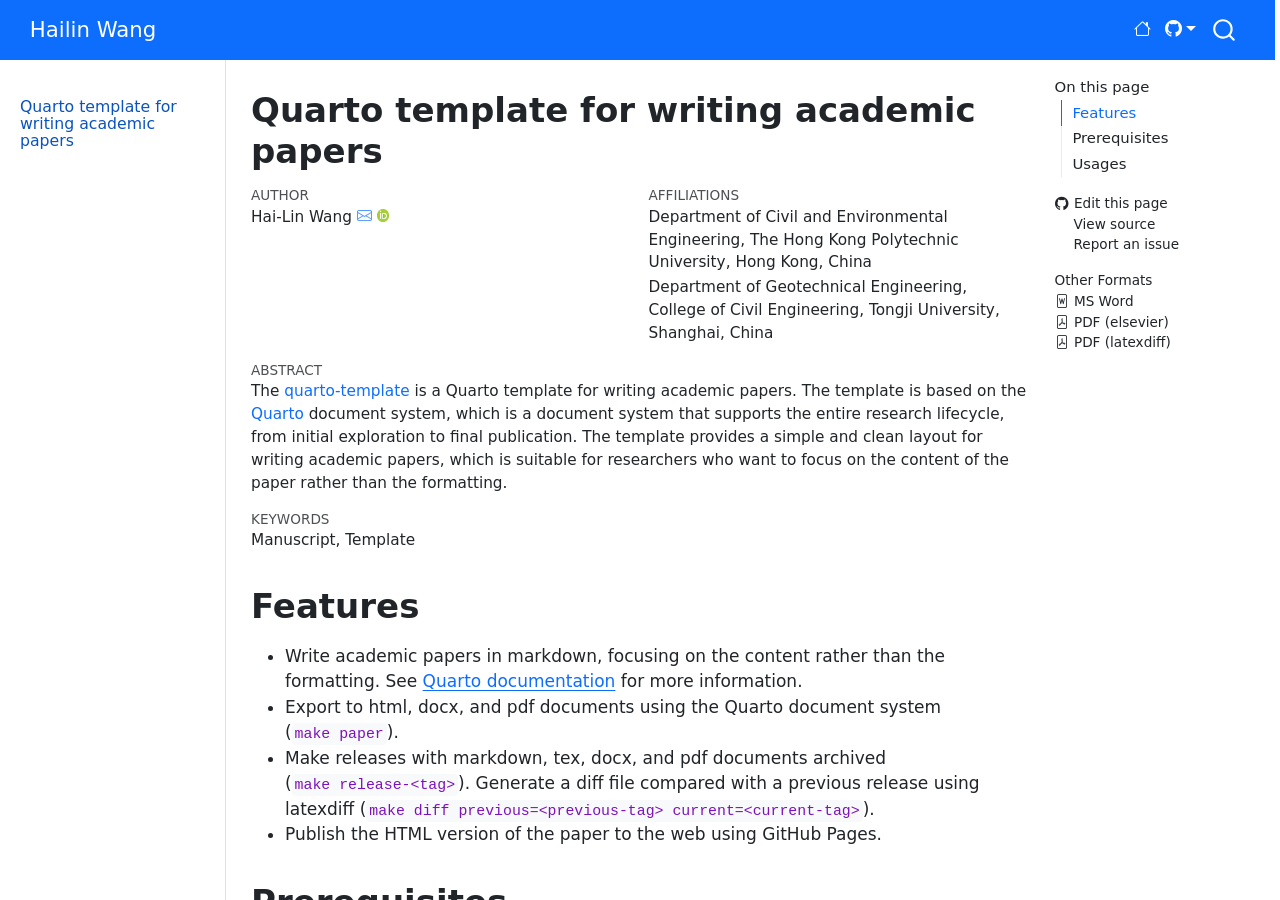
<file: index.html>
<html xmlns="http://www.w3.org/1999/xhtml">    
  <head>      
    <title>Redirect to paper.html</title>      
    <meta http-equiv="refresh" content="0;URL='paper.html'" />    
  </head>    
  <body> 
  </body>  
</html>
</file>
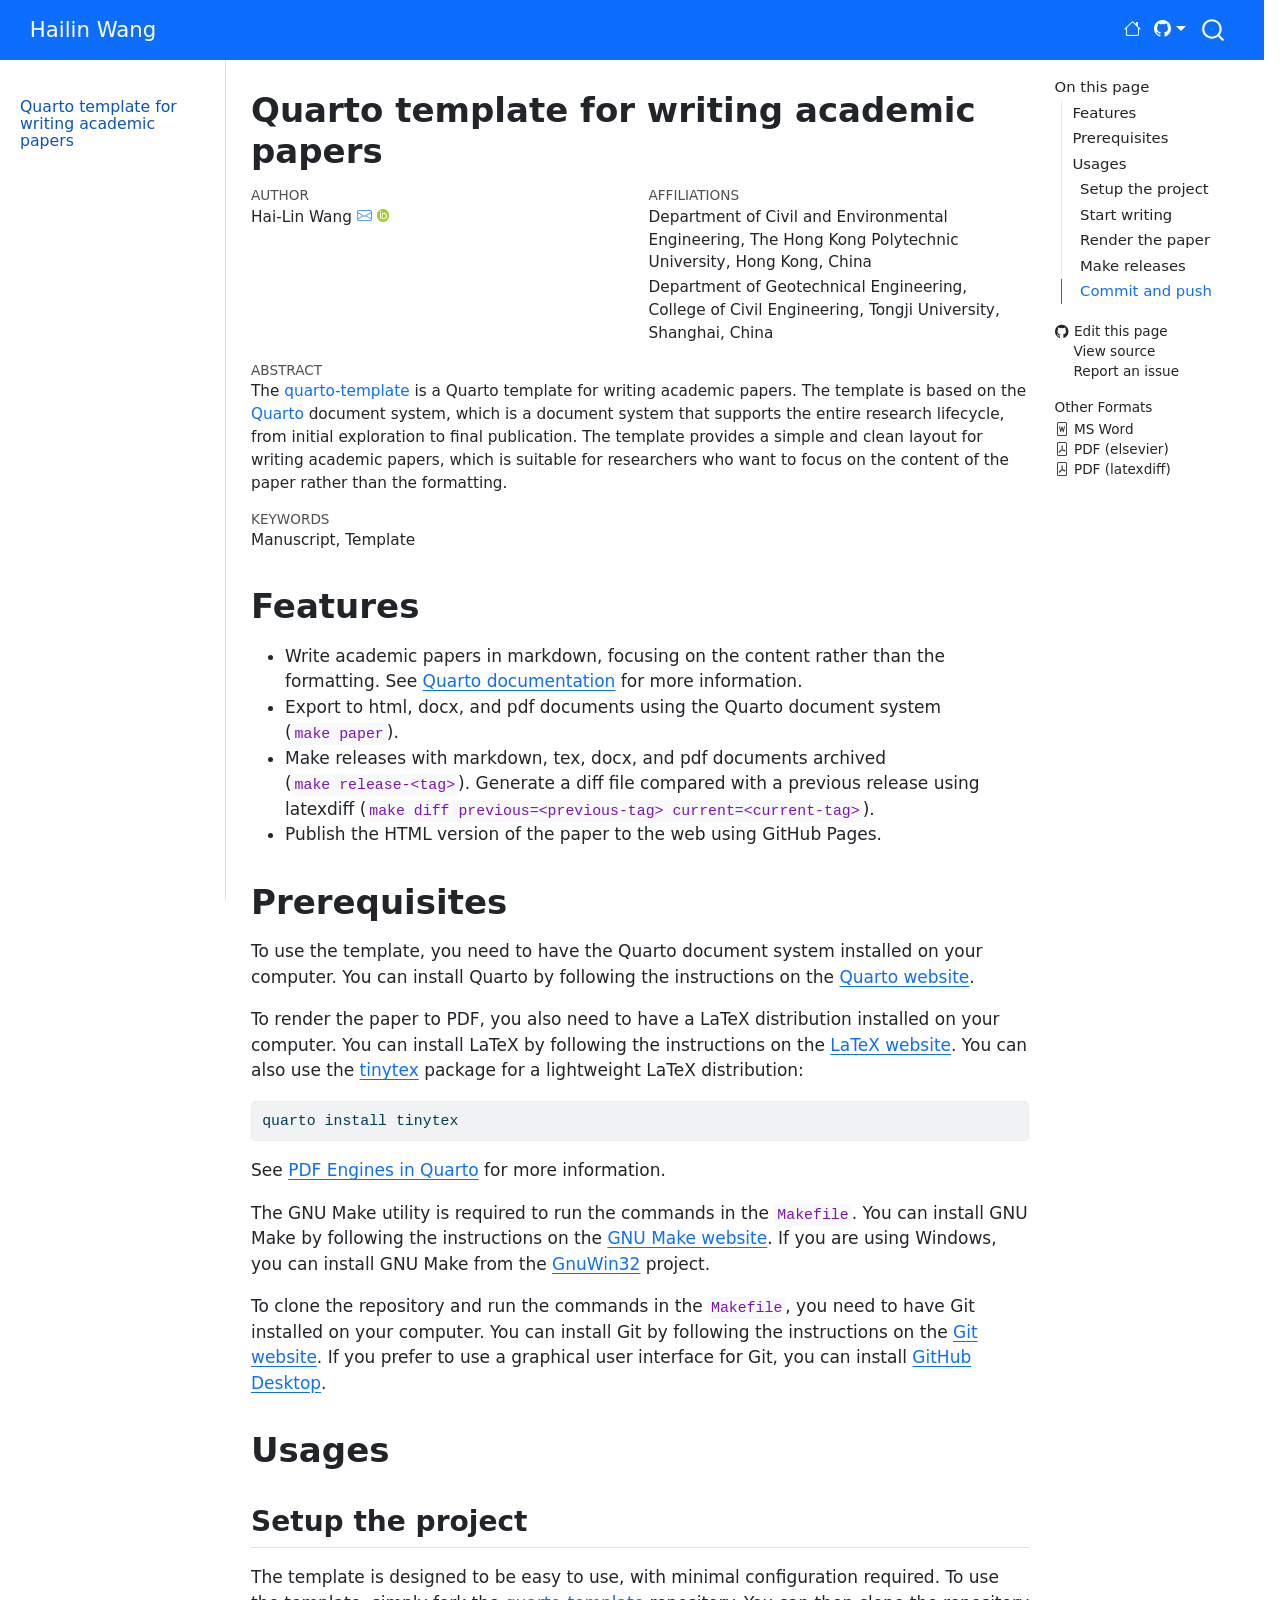
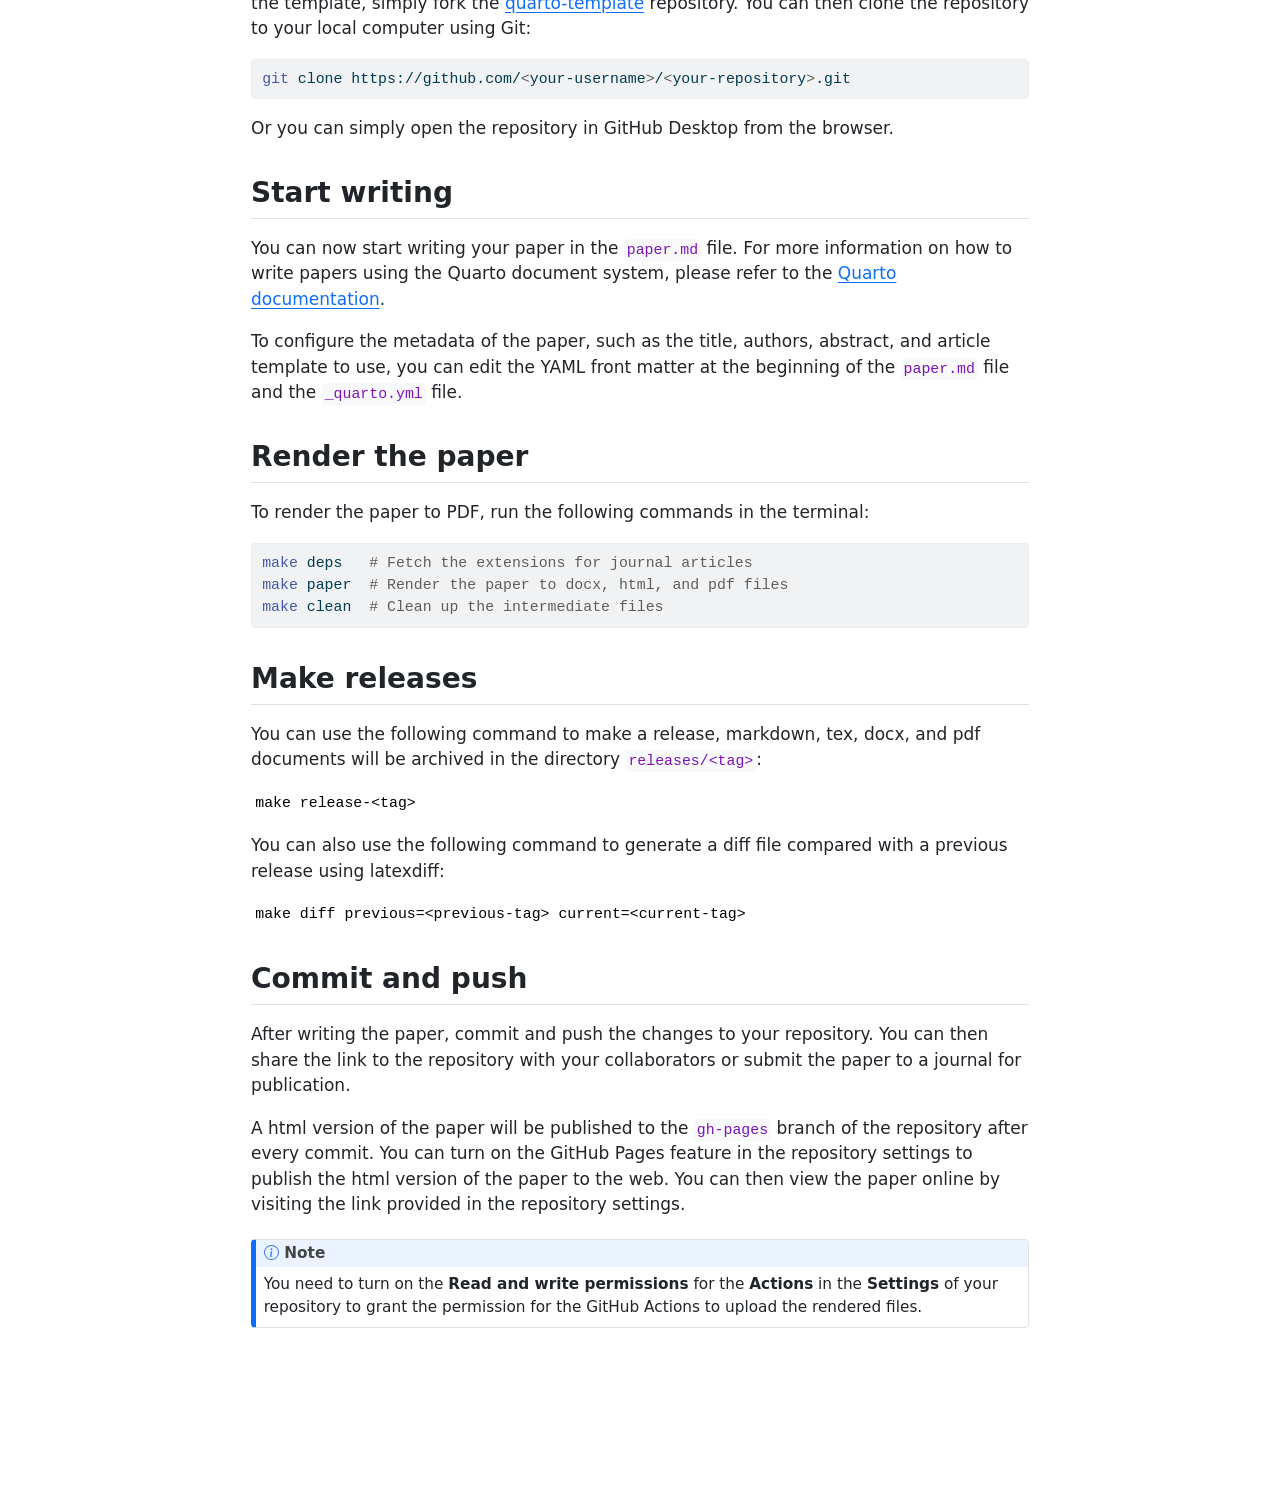
<file: paper.html>
<!DOCTYPE html>
<html xmlns="http://www.w3.org/1999/xhtml" lang="en" xml:lang="en"><head>

<meta charset="utf-8">
<meta name="generator" content="quarto-1.6.39">

<meta name="viewport" content="width=device-width, initial-scale=1.0, user-scalable=yes">

<meta name="author" content="Hai-Lin Wang">
<meta name="keywords" content="Manuscript, Template">

<title>Quarto template for writing academic papers – Hailin Wang</title>
<style>
code{white-space: pre-wrap;}
span.smallcaps{font-variant: small-caps;}
div.columns{display: flex; gap: min(4vw, 1.5em);}
div.column{flex: auto; overflow-x: auto;}
div.hanging-indent{margin-left: 1.5em; text-indent: -1.5em;}
ul.task-list{list-style: none;}
ul.task-list li input[type="checkbox"] {
  width: 0.8em;
  margin: 0 0.8em 0.2em -1em; /* quarto-specific, see https://github.com/quarto-dev/quarto-cli/issues/4556 */ 
  vertical-align: middle;
}
/* CSS for syntax highlighting */
pre > code.sourceCode { white-space: pre; position: relative; }
pre > code.sourceCode > span { line-height: 1.25; }
pre > code.sourceCode > span:empty { height: 1.2em; }
.sourceCode { overflow: visible; }
code.sourceCode > span { color: inherit; text-decoration: inherit; }
div.sourceCode { margin: 1em 0; }
pre.sourceCode { margin: 0; }
@media screen {
div.sourceCode { overflow: auto; }
}
@media print {
pre > code.sourceCode { white-space: pre-wrap; }
pre > code.sourceCode > span { display: inline-block; text-indent: -5em; padding-left: 5em; }
}
pre.numberSource code
  { counter-reset: source-line 0; }
pre.numberSource code > span
  { position: relative; left: -4em; counter-increment: source-line; }
pre.numberSource code > span > a:first-child::before
  { content: counter(source-line);
    position: relative; left: -1em; text-align: right; vertical-align: baseline;
    border: none; display: inline-block;
    -webkit-touch-callout: none; -webkit-user-select: none;
    -khtml-user-select: none; -moz-user-select: none;
    -ms-user-select: none; user-select: none;
    padding: 0 4px; width: 4em;
  }
pre.numberSource { margin-left: 3em;  padding-left: 4px; }
div.sourceCode
  {   }
@media screen {
pre > code.sourceCode > span > a:first-child::before { text-decoration: underline; }
}
</style>


<script src="site_libs/quarto-nav/quarto-nav.js"></script>
<script src="site_libs/quarto-nav/headroom.min.js"></script>
<script src="site_libs/clipboard/clipboard.min.js"></script>
<script src="site_libs/quarto-search/autocomplete.umd.js"></script>
<script src="site_libs/quarto-search/fuse.min.js"></script>
<script src="site_libs/quarto-search/quarto-search.js"></script>
<meta name="quarto:offset" content="./">
<script src="site_libs/quarto-html/quarto.js"></script>
<script src="site_libs/quarto-html/popper.min.js"></script>
<script src="site_libs/quarto-html/tippy.umd.min.js"></script>
<script src="site_libs/quarto-html/anchor.min.js"></script>
<link href="site_libs/quarto-html/tippy.css" rel="stylesheet">
<link href="site_libs/quarto-html/quarto-syntax-highlighting-e26003cea8cd680ca0c55a263523d882.css" rel="stylesheet" id="quarto-text-highlighting-styles">
<script src="site_libs/bootstrap/bootstrap.min.js"></script>
<link href="site_libs/bootstrap/bootstrap-icons.css" rel="stylesheet">
<link href="site_libs/bootstrap/bootstrap-783f35fd00d579733b92e34fc379aebf.min.css" rel="stylesheet" append-hash="true" id="quarto-bootstrap" data-mode="light">
<script id="quarto-search-options" type="application/json">{
  "location": "navbar",
  "copy-button": false,
  "collapse-after": 3,
  "panel-placement": "end",
  "type": "overlay",
  "limit": 50,
  "keyboard-shortcut": [
    "f",
    "/",
    "s"
  ],
  "show-item-context": false,
  "language": {
    "search-no-results-text": "No results",
    "search-matching-documents-text": "matching documents",
    "search-copy-link-title": "Copy link to search",
    "search-hide-matches-text": "Hide additional matches",
    "search-more-match-text": "more match in this document",
    "search-more-matches-text": "more matches in this document",
    "search-clear-button-title": "Clear",
    "search-text-placeholder": "",
    "search-detached-cancel-button-title": "Cancel",
    "search-submit-button-title": "Submit",
    "search-label": "Search"
  }
}</script>
<script async="" src="https://hypothes.is/embed.js"></script>
<script>
  window.document.addEventListener("DOMContentLoaded", function (_event) {
    document.body.classList.add('hypothesis-enabled');
  });
</script>


</head>

<body class="nav-sidebar docked nav-fixed">

<div id="quarto-search-results"></div>
  <header id="quarto-header" class="headroom fixed-top">
    <nav class="navbar navbar-expand-lg " data-bs-theme="dark">
      <div class="navbar-container container-fluid">
      <div class="navbar-brand-container mx-auto">
    <a class="navbar-brand" href="./index.html">
    <span class="navbar-title">Hailin Wang</span>
    </a>
  </div>
        <div class="quarto-navbar-tools tools-end">
    <a href="https://hailin.wang/" title="" class="quarto-navigation-tool px-1" aria-label=""><i class="bi bi-house"></i></a>
    <div class="dropdown">
      <a href="" title="" id="quarto-navigation-tool-dropdown-0" class="quarto-navigation-tool dropdown-toggle px-1" data-bs-toggle="dropdown" aria-expanded="false" role="link" aria-label=""><i class="bi bi-github"></i></a>
      <ul class="dropdown-menu dropdown-menu-end" aria-labelledby="quarto-navigation-tool-dropdown-0">
          <li>
            <a class="dropdown-item quarto-navbar-tools-item" href="https://github.com/haiiliin/">
            Home Page
            </a>
          </li>
          <li>
            <a class="dropdown-item quarto-navbar-tools-item" href="https://github.com/haiiliin/quarto-template/">
            Source Code
            </a>
          </li>
      </ul>
    </div>
</div>
          <div id="quarto-search" class="" title="Search"></div>
      </div> <!-- /container-fluid -->
    </nav>
  <nav class="quarto-secondary-nav">
    <div class="container-fluid d-flex">
      <button type="button" class="quarto-btn-toggle btn" data-bs-toggle="collapse" role="button" data-bs-target=".quarto-sidebar-collapse-item" aria-controls="quarto-sidebar" aria-expanded="false" aria-label="Toggle sidebar navigation" onclick="if (window.quartoToggleHeadroom) { window.quartoToggleHeadroom(); }">
        <i class="bi bi-layout-text-sidebar-reverse"></i>
      </button>
        <nav class="quarto-page-breadcrumbs" aria-label="breadcrumb"><ol class="breadcrumb"><li class="breadcrumb-item"><a href="./paper.html">Quarto template for writing academic papers</a></li></ol></nav>
        <a class="flex-grow-1" role="navigation" data-bs-toggle="collapse" data-bs-target=".quarto-sidebar-collapse-item" aria-controls="quarto-sidebar" aria-expanded="false" aria-label="Toggle sidebar navigation" onclick="if (window.quartoToggleHeadroom) { window.quartoToggleHeadroom(); }">      
        </a>
    </div>
  </nav>
</header>
<!-- content -->
<div id="quarto-content" class="quarto-container page-columns page-rows-contents page-layout-article page-navbar">
<!-- sidebar -->
  <nav id="quarto-sidebar" class="sidebar collapse collapse-horizontal quarto-sidebar-collapse-item sidebar-navigation docked overflow-auto">
    <div class="sidebar-menu-container"> 
    <ul class="list-unstyled mt-1">
        <li class="sidebar-item">
  <div class="sidebar-item-container"> 
  <a href="./paper.html" class="sidebar-item-text sidebar-link active">
 <span class="menu-text">Quarto template for writing academic papers</span></a>
  </div>
</li>
    </ul>
    </div>
</nav>
<div id="quarto-sidebar-glass" class="quarto-sidebar-collapse-item" data-bs-toggle="collapse" data-bs-target=".quarto-sidebar-collapse-item"></div>
<!-- margin-sidebar -->
    <div id="quarto-margin-sidebar" class="sidebar margin-sidebar">
        <nav id="TOC" role="doc-toc" class="toc-active">
    <h2 id="toc-title">On this page</h2>
   
  <ul>
  <li><a href="#features" id="toc-features" class="nav-link active" data-scroll-target="#features">Features</a></li>
  <li><a href="#prerequisites" id="toc-prerequisites" class="nav-link" data-scroll-target="#prerequisites">Prerequisites</a></li>
  <li><a href="#usages" id="toc-usages" class="nav-link" data-scroll-target="#usages">Usages</a>
  <ul class="collapse">
  <li><a href="#setup-the-project" id="toc-setup-the-project" class="nav-link" data-scroll-target="#setup-the-project">Setup the project</a></li>
  <li><a href="#start-writing" id="toc-start-writing" class="nav-link" data-scroll-target="#start-writing">Start writing</a></li>
  <li><a href="#render-the-paper" id="toc-render-the-paper" class="nav-link" data-scroll-target="#render-the-paper">Render the paper</a></li>
  <li><a href="#make-releases" id="toc-make-releases" class="nav-link" data-scroll-target="#make-releases">Make releases</a></li>
  <li><a href="#commit-and-push" id="toc-commit-and-push" class="nav-link" data-scroll-target="#commit-and-push">Commit and push</a></li>
  </ul></li>
  </ul>
<div class="toc-actions"><ul><li><a href="https://github.com/haiiliin/quarto-template/edit/main/paper.md" class="toc-action"><i class="bi bi-github"></i>Edit this page</a></li><li><a href="https://github.com/haiiliin/quarto-template/blob/main/paper.md" class="toc-action"><i class="bi empty"></i>View source</a></li><li><a href="https://github.com/haiiliin/quarto-template/issues/new" class="toc-action"><i class="bi empty"></i>Report an issue</a></li></ul></div><div class="quarto-alternate-formats"><h2>Other Formats</h2><ul><li><a href="paper.docx"><i class="bi bi-file-word"></i>MS Word</a></li><li><a href="paper.pdf"><i class="bi bi-file-pdf"></i>PDF (elsevier)</a></li><li><a href="paper-diff.pdf"><i class="bi bi-file-pdf"></i>PDF (latexdiff)</a></li></ul></div></nav>
    </div>
<!-- main -->
<main class="content" id="quarto-document-content">

<header id="title-block-header" class="quarto-title-block default">
<div class="quarto-title">
<h1 class="title">Quarto template for writing academic papers</h1>
</div>


<div class="quarto-title-meta-author">
  <div class="quarto-title-meta-heading">Author</div>
  <div class="quarto-title-meta-heading">Affiliations</div>
  
    <div class="quarto-title-meta-contents">
    <p class="author">Hai-Lin Wang <a href="mailto:hailin.wang@connect.polyu.hk" class="quarto-title-author-email"><i class="bi bi-envelope"></i></a> <a href="https://orcid.org/0000-0001-5759-2455" class="quarto-title-author-orcid"> <img src="[data-uri]"></a></p>
  </div>
  <div class="quarto-title-meta-contents">
        <p class="affiliation">
            Department of Civil and Environmental Engineering, The Hong Kong Polytechnic University, Hong Kong, China
          </p>
        <p class="affiliation">
            Department of Geotechnical Engineering, College of Civil Engineering, Tongji University, Shanghai, China
          </p>
      </div>
  </div>

<div class="quarto-title-meta">

      
  
    
  </div>
  
<div>
  <div class="abstract">
    <div class="block-title">Abstract</div>
    <p>The <a href="https://github.com/haiiliin/quarto-template">quarto-template</a> is a Quarto template for writing academic papers. The template is based on the <a href="https://quarto.org">Quarto</a> document system, which is a document system that supports the entire research lifecycle, from initial exploration to final publication. The template provides a simple and clean layout for writing academic papers, which is suitable for researchers who want to focus on the content of the paper rather than the formatting.</p>
  </div>
</div>

<div>
  <div class="keywords">
    <div class="block-title">Keywords</div>
    <p>Manuscript, Template</p>
  </div>
</div>

</header>


<section id="features" class="level1">
<h1>Features</h1>
<ul>
<li>Write academic papers in markdown, focusing on the content rather than the formatting. See <a href="https://quarto.org/docs/guide/">Quarto documentation</a> for more information.</li>
<li>Export to html, docx, and pdf documents using the Quarto document system (<code>make paper</code>).</li>
<li>Make releases with markdown, tex, docx, and pdf documents archived (<code>make release-&lt;tag&gt;</code>). Generate a diff file compared with a previous release using latexdiff (<code>make diff previous=&lt;previous-tag&gt; current=&lt;current-tag&gt;</code>).</li>
<li>Publish the HTML version of the paper to the web using GitHub Pages.</li>
</ul>
</section>
<section id="prerequisites" class="level1">
<h1>Prerequisites</h1>
<p>To use the template, you need to have the Quarto document system installed on your computer. You can install Quarto by following the instructions on the <a href="https://quarto.org/docs/getting-started/">Quarto website</a>.</p>
<p>To render the paper to PDF, you also need to have a LaTeX distribution installed on your computer. You can install LaTeX by following the instructions on the <a href="https://www.latex-project.org/get/">LaTeX website</a>. You can also use the <a href="https://yihui.org/tinytex/">tinytex</a> package for a lightweight LaTeX distribution:</p>
<div class="sourceCode" id="cb1"><pre class="sourceCode sh code-with-copy"><code class="sourceCode bash"><span id="cb1-1"><a href="#cb1-1" aria-hidden="true" tabindex="-1"></a><span class="ex">quarto</span> install tinytex</span></code><button title="Copy to Clipboard" class="code-copy-button"><i class="bi"></i></button></pre></div>
<p>See <a href="https://quarto.org/docs/output-formats/pdf-engine.html">PDF Engines in Quarto</a> for more information.</p>
<p>The GNU Make utility is required to run the commands in the <code>Makefile</code>. You can install GNU Make by following the instructions on the <a href="https://www.gnu.org/software/make/">GNU Make website</a>. If you are using Windows, you can install GNU Make from the <a href="http://gnuwin32.sourceforge.net/packages/make.htm">GnuWin32</a> project.</p>
<p>To clone the repository and run the commands in the <code>Makefile</code>, you need to have Git installed on your computer. You can install Git by following the instructions on the <a href="https://git-scm.com/">Git website</a>. If you prefer to use a graphical user interface for Git, you can install <a href="https://desktop.github.com/">GitHub Desktop</a>.</p>
</section>
<section id="usages" class="level1">
<h1>Usages</h1>
<section id="setup-the-project" class="level2">
<h2 class="anchored" data-anchor-id="setup-the-project">Setup the project</h2>
<p>The template is designed to be easy to use, with minimal configuration required. To use the template, simply fork the <a href="https://github.com/haiiliin/quarto-template">quarto-template</a> repository. You can then clone the repository to your local computer using Git:</p>
<div class="sourceCode" id="cb2"><pre class="sourceCode sh code-with-copy"><code class="sourceCode bash"><span id="cb2-1"><a href="#cb2-1" aria-hidden="true" tabindex="-1"></a><span class="fu">git</span> clone https://github.com/<span class="op">&lt;</span>your-username<span class="op">&gt;</span>/<span class="op">&lt;</span>your-repository<span class="op">&gt;</span>.git</span></code><button title="Copy to Clipboard" class="code-copy-button"><i class="bi"></i></button></pre></div>
<p>Or you can simply open the repository in GitHub Desktop from the browser.</p>
</section>
<section id="start-writing" class="level2">
<h2 class="anchored" data-anchor-id="start-writing">Start writing</h2>
<p>You can now start writing your paper in the <code>paper.md</code> file. For more information on how to write papers using the Quarto document system, please refer to the <a href="https://quarto.org/docs/guide/">Quarto documentation</a>.</p>
<p>To configure the metadata of the paper, such as the title, authors, abstract, and article template to use, you can edit the YAML front matter at the beginning of the <code>paper.md</code> file and the <code>_quarto.yml</code> file.</p>
</section>
<section id="render-the-paper" class="level2">
<h2 class="anchored" data-anchor-id="render-the-paper">Render the paper</h2>
<p>To render the paper to PDF, run the following commands in the terminal:</p>
<div class="sourceCode" id="cb3"><pre class="sourceCode sh code-with-copy"><code class="sourceCode bash"><span id="cb3-1"><a href="#cb3-1" aria-hidden="true" tabindex="-1"></a><span class="fu">make</span> deps   <span class="co"># Fetch the extensions for journal articles</span></span>
<span id="cb3-2"><a href="#cb3-2" aria-hidden="true" tabindex="-1"></a><span class="fu">make</span> paper  <span class="co"># Render the paper to docx, html, and pdf files</span></span>
<span id="cb3-3"><a href="#cb3-3" aria-hidden="true" tabindex="-1"></a><span class="fu">make</span> clean  <span class="co"># Clean up the intermediate files</span></span></code><button title="Copy to Clipboard" class="code-copy-button"><i class="bi"></i></button></pre></div>
</section>
<section id="make-releases" class="level2">
<h2 class="anchored" data-anchor-id="make-releases">Make releases</h2>
<p>You can use the following command to make a release, markdown, tex, docx, and pdf documents will be archived in the directory <code>releases/&lt;tag&gt;</code>:</p>
<pre class="shell"><code>make release-&lt;tag&gt;</code></pre>
<p>You can also use the following command to generate a diff file compared with a previous release using latexdiff:</p>
<pre class="shell"><code>make diff previous=&lt;previous-tag&gt; current=&lt;current-tag&gt;</code></pre>
</section>
<section id="commit-and-push" class="level2">
<h2 class="anchored" data-anchor-id="commit-and-push">Commit and push</h2>
<p>After writing the paper, commit and push the changes to your repository. You can then share the link to the repository with your collaborators or submit the paper to a journal for publication.</p>
<p>A html version of the paper will be published to the <code>gh-pages</code> branch of the repository after every commit. You can turn on the GitHub Pages feature in the repository settings to publish the html version of the paper to the web. You can then view the paper online by visiting the link provided in the repository settings.</p>
<div class="callout callout-style-default callout-note callout-titled">
<div class="callout-header d-flex align-content-center">
<div class="callout-icon-container">
<i class="callout-icon"></i>
</div>
<div class="callout-title-container flex-fill">
Note
</div>
</div>
<div class="callout-body-container callout-body">
<p>You need to turn on the <strong>Read and write permissions</strong> for the <strong>Actions</strong> in the <strong>Settings</strong> of your repository to grant the permission for the GitHub Actions to upload the rendered files.</p>
</div>
</div>


</section>
</section>

<a onclick="window.scrollTo(0, 0); return false;" role="button" id="quarto-back-to-top"><i class="bi bi-arrow-up"></i> Back to top</a></main> <!-- /main -->
<script id="quarto-html-after-body" type="application/javascript">
window.document.addEventListener("DOMContentLoaded", function (event) {
  const toggleBodyColorMode = (bsSheetEl) => {
    const mode = bsSheetEl.getAttribute("data-mode");
    const bodyEl = window.document.querySelector("body");
    if (mode === "dark") {
      bodyEl.classList.add("quarto-dark");
      bodyEl.classList.remove("quarto-light");
    } else {
      bodyEl.classList.add("quarto-light");
      bodyEl.classList.remove("quarto-dark");
    }
  }
  const toggleBodyColorPrimary = () => {
    const bsSheetEl = window.document.querySelector("link#quarto-bootstrap");
    if (bsSheetEl) {
      toggleBodyColorMode(bsSheetEl);
    }
  }
  toggleBodyColorPrimary();  
  const icon = "";
  const anchorJS = new window.AnchorJS();
  anchorJS.options = {
    placement: 'right',
    icon: icon
  };
  anchorJS.add('.anchored');
  const isCodeAnnotation = (el) => {
    for (const clz of el.classList) {
      if (clz.startsWith('code-annotation-')) {                     
        return true;
      }
    }
    return false;
  }
  const onCopySuccess = function(e) {
    // button target
    const button = e.trigger;
    // don't keep focus
    button.blur();
    // flash "checked"
    button.classList.add('code-copy-button-checked');
    var currentTitle = button.getAttribute("title");
    button.setAttribute("title", "Copied!");
    let tooltip;
    if (window.bootstrap) {
      button.setAttribute("data-bs-toggle", "tooltip");
      button.setAttribute("data-bs-placement", "left");
      button.setAttribute("data-bs-title", "Copied!");
      tooltip = new bootstrap.Tooltip(button, 
        { trigger: "manual", 
          customClass: "code-copy-button-tooltip",
          offset: [0, -8]});
      tooltip.show();    
    }
    setTimeout(function() {
      if (tooltip) {
        tooltip.hide();
        button.removeAttribute("data-bs-title");
        button.removeAttribute("data-bs-toggle");
        button.removeAttribute("data-bs-placement");
      }
      button.setAttribute("title", currentTitle);
      button.classList.remove('code-copy-button-checked');
    }, 1000);
    // clear code selection
    e.clearSelection();
  }
  const getTextToCopy = function(trigger) {
      const codeEl = trigger.previousElementSibling.cloneNode(true);
      for (const childEl of codeEl.children) {
        if (isCodeAnnotation(childEl)) {
          childEl.remove();
        }
      }
      return codeEl.innerText;
  }
  const clipboard = new window.ClipboardJS('.code-copy-button:not([data-in-quarto-modal])', {
    text: getTextToCopy
  });
  clipboard.on('success', onCopySuccess);
  if (window.document.getElementById('quarto-embedded-source-code-modal')) {
    const clipboardModal = new window.ClipboardJS('.code-copy-button[data-in-quarto-modal]', {
      text: getTextToCopy,
      container: window.document.getElementById('quarto-embedded-source-code-modal')
    });
    clipboardModal.on('success', onCopySuccess);
  }
    var localhostRegex = new RegExp(/^(?:http|https):\/\/localhost\:?[0-9]*\//);
    var mailtoRegex = new RegExp(/^mailto:/);
      var filterRegex = new RegExp('/' + window.location.host + '/');
    var isInternal = (href) => {
        return filterRegex.test(href) || localhostRegex.test(href) || mailtoRegex.test(href);
    }
    // Inspect non-navigation links and adorn them if external
 	var links = window.document.querySelectorAll('a[href]:not(.nav-link):not(.navbar-brand):not(.toc-action):not(.sidebar-link):not(.sidebar-item-toggle):not(.pagination-link):not(.no-external):not([aria-hidden]):not(.dropdown-item):not(.quarto-navigation-tool):not(.about-link)');
    for (var i=0; i<links.length; i++) {
      const link = links[i];
      if (!isInternal(link.href)) {
        // undo the damage that might have been done by quarto-nav.js in the case of
        // links that we want to consider external
        if (link.dataset.originalHref !== undefined) {
          link.href = link.dataset.originalHref;
        }
          // target, if specified
          link.setAttribute("target", "_blank");
          if (link.getAttribute("rel") === null) {
            link.setAttribute("rel", "noopener");
          }
      }
    }
  function tippyHover(el, contentFn, onTriggerFn, onUntriggerFn) {
    const config = {
      allowHTML: true,
      maxWidth: 500,
      delay: 100,
      arrow: false,
      appendTo: function(el) {
          return el.parentElement;
      },
      interactive: true,
      interactiveBorder: 10,
      theme: 'quarto',
      placement: 'bottom-start',
    };
    if (contentFn) {
      config.content = contentFn;
    }
    if (onTriggerFn) {
      config.onTrigger = onTriggerFn;
    }
    if (onUntriggerFn) {
      config.onUntrigger = onUntriggerFn;
    }
    window.tippy(el, config); 
  }
  const noterefs = window.document.querySelectorAll('a[role="doc-noteref"]');
  for (var i=0; i<noterefs.length; i++) {
    const ref = noterefs[i];
    tippyHover(ref, function() {
      // use id or data attribute instead here
      let href = ref.getAttribute('data-footnote-href') || ref.getAttribute('href');
      try { href = new URL(href).hash; } catch {}
      const id = href.replace(/^#\/?/, "");
      const note = window.document.getElementById(id);
      if (note) {
        return note.innerHTML;
      } else {
        return "";
      }
    });
  }
  const xrefs = window.document.querySelectorAll('a.quarto-xref');
  const processXRef = (id, note) => {
    // Strip column container classes
    const stripColumnClz = (el) => {
      el.classList.remove("page-full", "page-columns");
      if (el.children) {
        for (const child of el.children) {
          stripColumnClz(child);
        }
      }
    }
    stripColumnClz(note)
    if (id === null || id.startsWith('sec-')) {
      // Special case sections, only their first couple elements
      const container = document.createElement("div");
      if (note.children && note.children.length > 2) {
        container.appendChild(note.children[0].cloneNode(true));
        for (let i = 1; i < note.children.length; i++) {
          const child = note.children[i];
          if (child.tagName === "P" && child.innerText === "") {
            continue;
          } else {
            container.appendChild(child.cloneNode(true));
            break;
          }
        }
        if (window.Quarto?.typesetMath) {
          window.Quarto.typesetMath(container);
        }
        return container.innerHTML
      } else {
        if (window.Quarto?.typesetMath) {
          window.Quarto.typesetMath(note);
        }
        return note.innerHTML;
      }
    } else {
      // Remove any anchor links if they are present
      const anchorLink = note.querySelector('a.anchorjs-link');
      if (anchorLink) {
        anchorLink.remove();
      }
      if (window.Quarto?.typesetMath) {
        window.Quarto.typesetMath(note);
      }
      if (note.classList.contains("callout")) {
        return note.outerHTML;
      } else {
        return note.innerHTML;
      }
    }
  }
  for (var i=0; i<xrefs.length; i++) {
    const xref = xrefs[i];
    tippyHover(xref, undefined, function(instance) {
      instance.disable();
      let url = xref.getAttribute('href');
      let hash = undefined; 
      if (url.startsWith('#')) {
        hash = url;
      } else {
        try { hash = new URL(url).hash; } catch {}
      }
      if (hash) {
        const id = hash.replace(/^#\/?/, "");
        const note = window.document.getElementById(id);
        if (note !== null) {
          try {
            const html = processXRef(id, note.cloneNode(true));
            instance.setContent(html);
          } finally {
            instance.enable();
            instance.show();
          }
        } else {
          // See if we can fetch this
          fetch(url.split('#')[0])
          .then(res => res.text())
          .then(html => {
            const parser = new DOMParser();
            const htmlDoc = parser.parseFromString(html, "text/html");
            const note = htmlDoc.getElementById(id);
            if (note !== null) {
              const html = processXRef(id, note);
              instance.setContent(html);
            } 
          }).finally(() => {
            instance.enable();
            instance.show();
          });
        }
      } else {
        // See if we can fetch a full url (with no hash to target)
        // This is a special case and we should probably do some content thinning / targeting
        fetch(url)
        .then(res => res.text())
        .then(html => {
          const parser = new DOMParser();
          const htmlDoc = parser.parseFromString(html, "text/html");
          const note = htmlDoc.querySelector('main.content');
          if (note !== null) {
            // This should only happen for chapter cross references
            // (since there is no id in the URL)
            // remove the first header
            if (note.children.length > 0 && note.children[0].tagName === "HEADER") {
              note.children[0].remove();
            }
            const html = processXRef(null, note);
            instance.setContent(html);
          } 
        }).finally(() => {
          instance.enable();
          instance.show();
        });
      }
    }, function(instance) {
    });
  }
      let selectedAnnoteEl;
      const selectorForAnnotation = ( cell, annotation) => {
        let cellAttr = 'data-code-cell="' + cell + '"';
        let lineAttr = 'data-code-annotation="' +  annotation + '"';
        const selector = 'span[' + cellAttr + '][' + lineAttr + ']';
        return selector;
      }
      const selectCodeLines = (annoteEl) => {
        const doc = window.document;
        const targetCell = annoteEl.getAttribute("data-target-cell");
        const targetAnnotation = annoteEl.getAttribute("data-target-annotation");
        const annoteSpan = window.document.querySelector(selectorForAnnotation(targetCell, targetAnnotation));
        const lines = annoteSpan.getAttribute("data-code-lines").split(",");
        const lineIds = lines.map((line) => {
          return targetCell + "-" + line;
        })
        let top = null;
        let height = null;
        let parent = null;
        if (lineIds.length > 0) {
            //compute the position of the single el (top and bottom and make a div)
            const el = window.document.getElementById(lineIds[0]);
            top = el.offsetTop;
            height = el.offsetHeight;
            parent = el.parentElement.parentElement;
          if (lineIds.length > 1) {
            const lastEl = window.document.getElementById(lineIds[lineIds.length - 1]);
            const bottom = lastEl.offsetTop + lastEl.offsetHeight;
            height = bottom - top;
          }
          if (top !== null && height !== null && parent !== null) {
            // cook up a div (if necessary) and position it 
            let div = window.document.getElementById("code-annotation-line-highlight");
            if (div === null) {
              div = window.document.createElement("div");
              div.setAttribute("id", "code-annotation-line-highlight");
              div.style.position = 'absolute';
              parent.appendChild(div);
            }
            div.style.top = top - 2 + "px";
            div.style.height = height + 4 + "px";
            div.style.left = 0;
            let gutterDiv = window.document.getElementById("code-annotation-line-highlight-gutter");
            if (gutterDiv === null) {
              gutterDiv = window.document.createElement("div");
              gutterDiv.setAttribute("id", "code-annotation-line-highlight-gutter");
              gutterDiv.style.position = 'absolute';
              const codeCell = window.document.getElementById(targetCell);
              const gutter = codeCell.querySelector('.code-annotation-gutter');
              gutter.appendChild(gutterDiv);
            }
            gutterDiv.style.top = top - 2 + "px";
            gutterDiv.style.height = height + 4 + "px";
          }
          selectedAnnoteEl = annoteEl;
        }
      };
      const unselectCodeLines = () => {
        const elementsIds = ["code-annotation-line-highlight", "code-annotation-line-highlight-gutter"];
        elementsIds.forEach((elId) => {
          const div = window.document.getElementById(elId);
          if (div) {
            div.remove();
          }
        });
        selectedAnnoteEl = undefined;
      };
        // Handle positioning of the toggle
    window.addEventListener(
      "resize",
      throttle(() => {
        elRect = undefined;
        if (selectedAnnoteEl) {
          selectCodeLines(selectedAnnoteEl);
        }
      }, 10)
    );
    function throttle(fn, ms) {
    let throttle = false;
    let timer;
      return (...args) => {
        if(!throttle) { // first call gets through
            fn.apply(this, args);
            throttle = true;
        } else { // all the others get throttled
            if(timer) clearTimeout(timer); // cancel #2
            timer = setTimeout(() => {
              fn.apply(this, args);
              timer = throttle = false;
            }, ms);
        }
      };
    }
      // Attach click handler to the DT
      const annoteDls = window.document.querySelectorAll('dt[data-target-cell]');
      for (const annoteDlNode of annoteDls) {
        annoteDlNode.addEventListener('click', (event) => {
          const clickedEl = event.target;
          if (clickedEl !== selectedAnnoteEl) {
            unselectCodeLines();
            const activeEl = window.document.querySelector('dt[data-target-cell].code-annotation-active');
            if (activeEl) {
              activeEl.classList.remove('code-annotation-active');
            }
            selectCodeLines(clickedEl);
            clickedEl.classList.add('code-annotation-active');
          } else {
            // Unselect the line
            unselectCodeLines();
            clickedEl.classList.remove('code-annotation-active');
          }
        });
      }
  const findCites = (el) => {
    const parentEl = el.parentElement;
    if (parentEl) {
      const cites = parentEl.dataset.cites;
      if (cites) {
        return {
          el,
          cites: cites.split(' ')
        };
      } else {
        return findCites(el.parentElement)
      }
    } else {
      return undefined;
    }
  };
  var bibliorefs = window.document.querySelectorAll('a[role="doc-biblioref"]');
  for (var i=0; i<bibliorefs.length; i++) {
    const ref = bibliorefs[i];
    const citeInfo = findCites(ref);
    if (citeInfo) {
      tippyHover(citeInfo.el, function() {
        var popup = window.document.createElement('div');
        citeInfo.cites.forEach(function(cite) {
          var citeDiv = window.document.createElement('div');
          citeDiv.classList.add('hanging-indent');
          citeDiv.classList.add('csl-entry');
          var biblioDiv = window.document.getElementById('ref-' + cite);
          if (biblioDiv) {
            citeDiv.innerHTML = biblioDiv.innerHTML;
          }
          popup.appendChild(citeDiv);
        });
        return popup.innerHTML;
      });
    }
  }
});
</script>
</div> <!-- /content -->




<footer class="footer"><div class="nav-footer"><div class="nav-footer-center"><div class="toc-actions d-sm-block d-md-none"><ul><li><a href="https://github.com/haiiliin/quarto-template/edit/main/paper.md" class="toc-action"><i class="bi bi-github"></i>Edit this page</a></li><li><a href="https://github.com/haiiliin/quarto-template/blob/main/paper.md" class="toc-action"><i class="bi empty"></i>View source</a></li><li><a href="https://github.com/haiiliin/quarto-template/issues/new" class="toc-action"><i class="bi empty"></i>Report an issue</a></li></ul></div></div></div></footer></body></html>
</file>
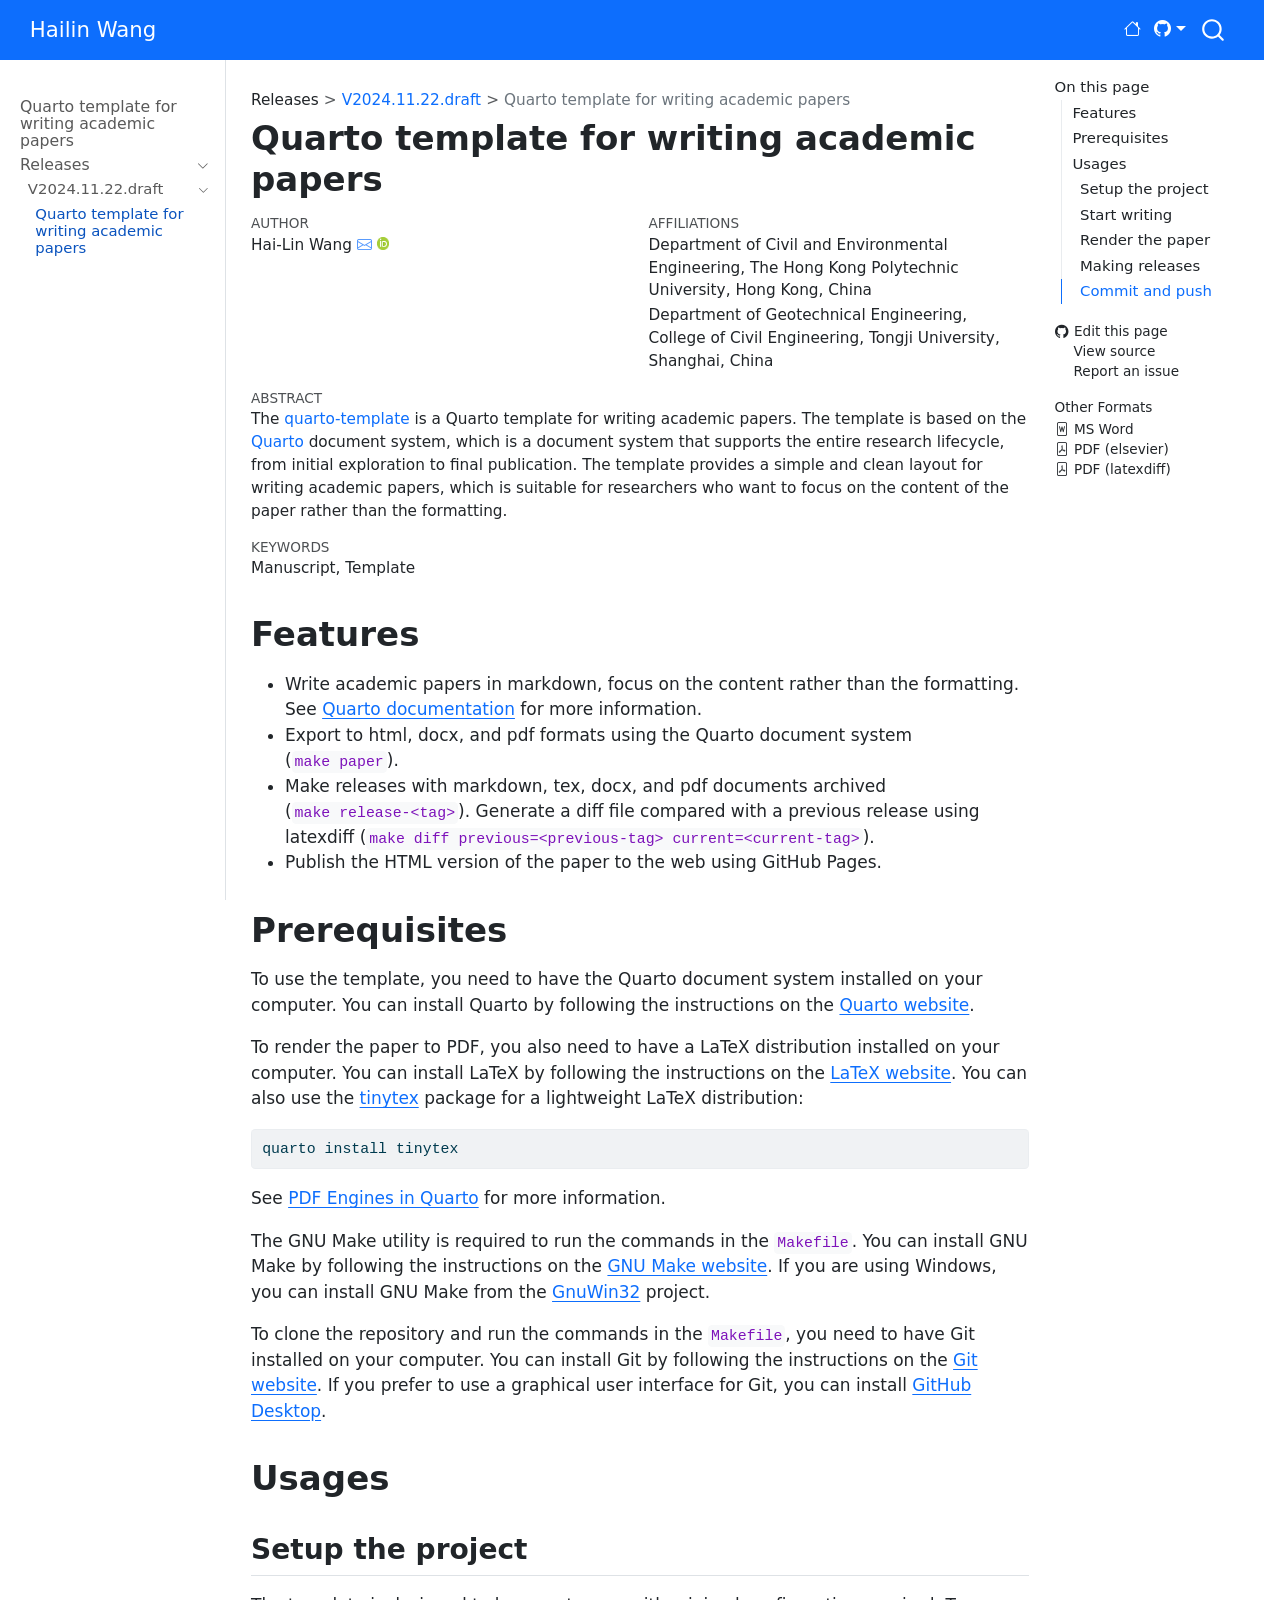
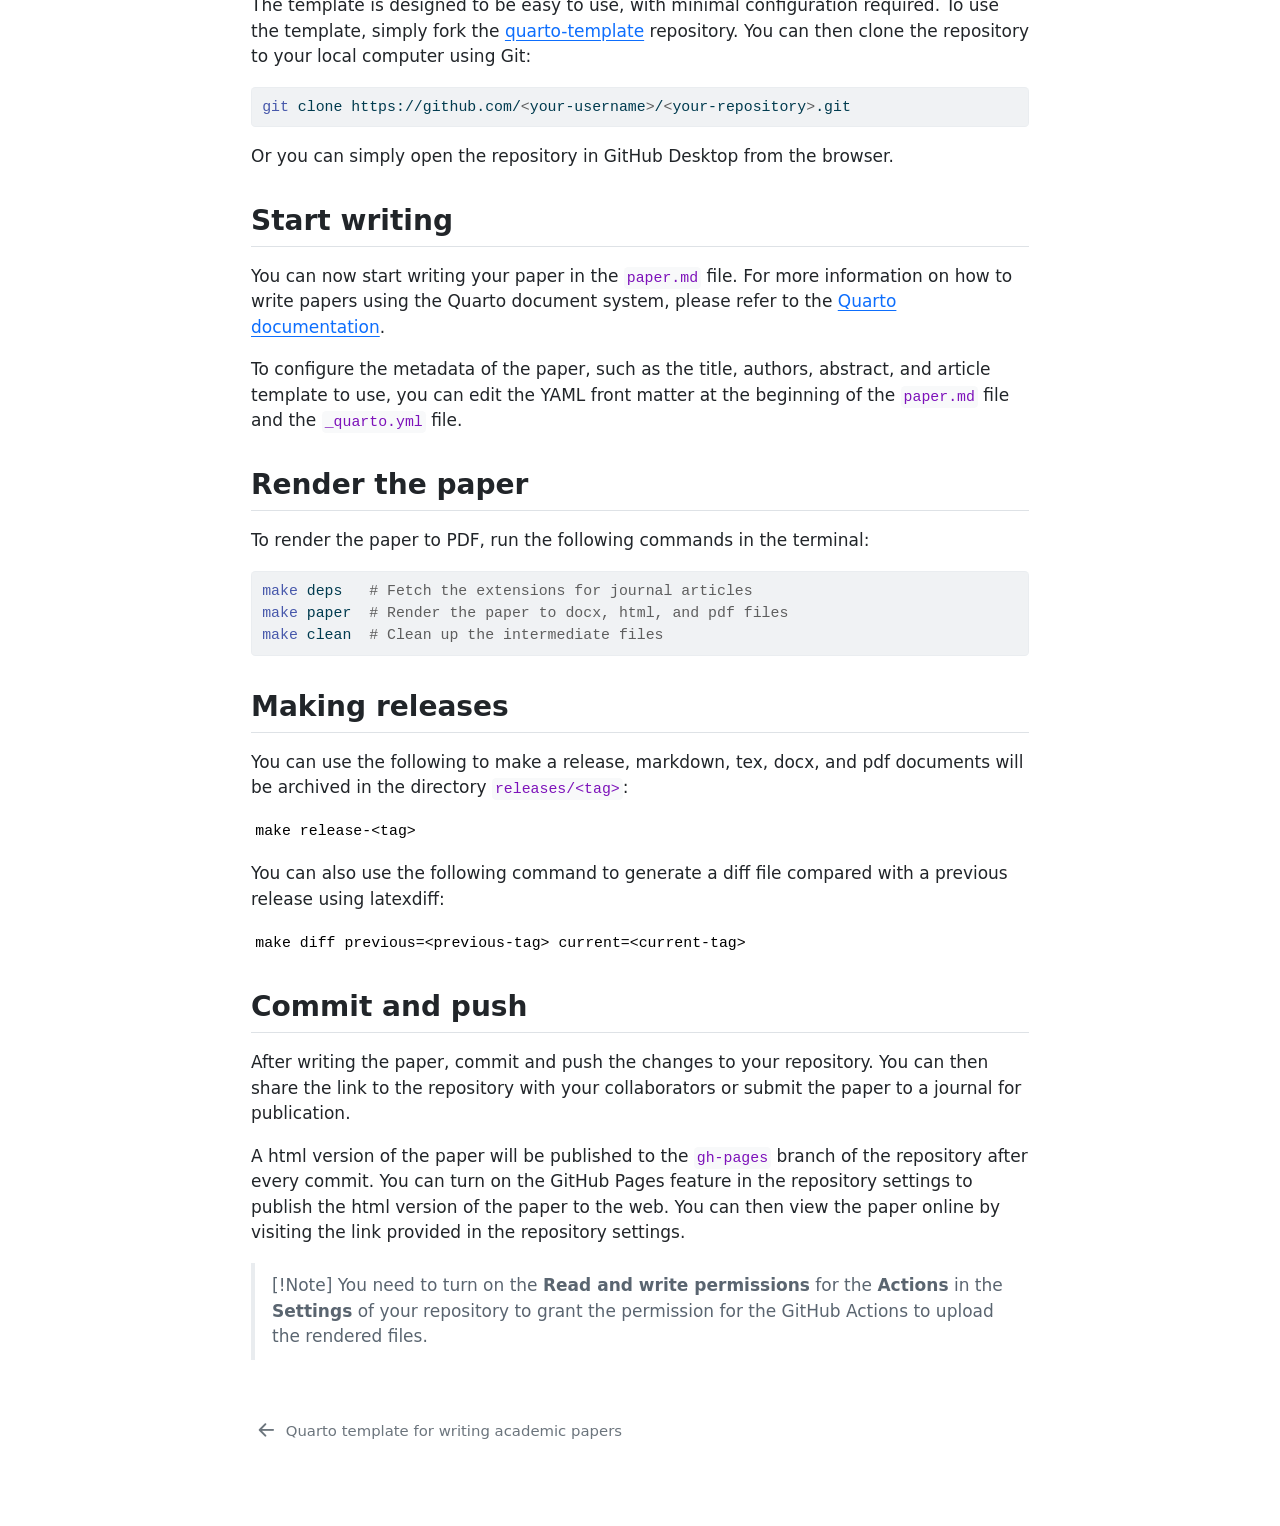
<file: releases/v2024.11.22.draft/paper.html>
<!DOCTYPE html>
<html xmlns="http://www.w3.org/1999/xhtml" lang="en" xml:lang="en"><head>

<meta charset="utf-8">
<meta name="generator" content="quarto-1.6.39">

<meta name="viewport" content="width=device-width, initial-scale=1.0, user-scalable=yes">

<meta name="author" content="Hai-Lin Wang">
<meta name="keywords" content="Manuscript, Template">

<title>Quarto template for writing academic papers – Hailin Wang</title>
<style>
code{white-space: pre-wrap;}
span.smallcaps{font-variant: small-caps;}
div.columns{display: flex; gap: min(4vw, 1.5em);}
div.column{flex: auto; overflow-x: auto;}
div.hanging-indent{margin-left: 1.5em; text-indent: -1.5em;}
ul.task-list{list-style: none;}
ul.task-list li input[type="checkbox"] {
  width: 0.8em;
  margin: 0 0.8em 0.2em -1em; /* quarto-specific, see https://github.com/quarto-dev/quarto-cli/issues/4556 */ 
  vertical-align: middle;
}
/* CSS for syntax highlighting */
pre > code.sourceCode { white-space: pre; position: relative; }
pre > code.sourceCode > span { line-height: 1.25; }
pre > code.sourceCode > span:empty { height: 1.2em; }
.sourceCode { overflow: visible; }
code.sourceCode > span { color: inherit; text-decoration: inherit; }
div.sourceCode { margin: 1em 0; }
pre.sourceCode { margin: 0; }
@media screen {
div.sourceCode { overflow: auto; }
}
@media print {
pre > code.sourceCode { white-space: pre-wrap; }
pre > code.sourceCode > span { display: inline-block; text-indent: -5em; padding-left: 5em; }
}
pre.numberSource code
  { counter-reset: source-line 0; }
pre.numberSource code > span
  { position: relative; left: -4em; counter-increment: source-line; }
pre.numberSource code > span > a:first-child::before
  { content: counter(source-line);
    position: relative; left: -1em; text-align: right; vertical-align: baseline;
    border: none; display: inline-block;
    -webkit-touch-callout: none; -webkit-user-select: none;
    -khtml-user-select: none; -moz-user-select: none;
    -ms-user-select: none; user-select: none;
    padding: 0 4px; width: 4em;
  }
pre.numberSource { margin-left: 3em;  padding-left: 4px; }
div.sourceCode
  {   }
@media screen {
pre > code.sourceCode > span > a:first-child::before { text-decoration: underline; }
}
</style>


<script src="../../site_libs/quarto-nav/quarto-nav.js"></script>
<script src="../../site_libs/quarto-nav/headroom.min.js"></script>
<script src="../../site_libs/clipboard/clipboard.min.js"></script>
<script src="../../site_libs/quarto-search/autocomplete.umd.js"></script>
<script src="../../site_libs/quarto-search/fuse.min.js"></script>
<script src="../../site_libs/quarto-search/quarto-search.js"></script>
<meta name="quarto:offset" content="../../">
<link href="../../paper.html" rel="prev">
<script src="../../site_libs/quarto-html/quarto.js"></script>
<script src="../../site_libs/quarto-html/popper.min.js"></script>
<script src="../../site_libs/quarto-html/tippy.umd.min.js"></script>
<script src="../../site_libs/quarto-html/anchor.min.js"></script>
<link href="../../site_libs/quarto-html/tippy.css" rel="stylesheet">
<link href="../../site_libs/quarto-html/quarto-syntax-highlighting-e26003cea8cd680ca0c55a263523d882.css" rel="stylesheet" id="quarto-text-highlighting-styles">
<script src="../../site_libs/bootstrap/bootstrap.min.js"></script>
<link href="../../site_libs/bootstrap/bootstrap-icons.css" rel="stylesheet">
<link href="../../site_libs/bootstrap/bootstrap-b431ed49ae12be26468d20a5f18d9a79.min.css" rel="stylesheet" append-hash="true" id="quarto-bootstrap" data-mode="light">
<script id="quarto-search-options" type="application/json">{
  "location": "navbar",
  "copy-button": false,
  "collapse-after": 3,
  "panel-placement": "end",
  "type": "overlay",
  "limit": 50,
  "keyboard-shortcut": [
    "f",
    "/",
    "s"
  ],
  "show-item-context": false,
  "language": {
    "search-no-results-text": "No results",
    "search-matching-documents-text": "matching documents",
    "search-copy-link-title": "Copy link to search",
    "search-hide-matches-text": "Hide additional matches",
    "search-more-match-text": "more match in this document",
    "search-more-matches-text": "more matches in this document",
    "search-clear-button-title": "Clear",
    "search-text-placeholder": "",
    "search-detached-cancel-button-title": "Cancel",
    "search-submit-button-title": "Submit",
    "search-label": "Search"
  }
}</script>
<script async="" src="https://hypothes.is/embed.js"></script>
<script>
  window.document.addEventListener("DOMContentLoaded", function (_event) {
    document.body.classList.add('hypothesis-enabled');
  });
</script>


</head>

<body class="nav-sidebar docked nav-fixed">

<div id="quarto-search-results"></div>
  <header id="quarto-header" class="headroom fixed-top">
    <nav class="navbar navbar-expand-lg " data-bs-theme="dark">
      <div class="navbar-container container-fluid">
      <div class="navbar-brand-container mx-auto">
    <a class="navbar-brand" href="../../index.html">
    <span class="navbar-title">Hailin Wang</span>
    </a>
  </div>
        <div class="quarto-navbar-tools tools-end">
    <a href="https://hailin.wang/" title="" class="quarto-navigation-tool px-1" aria-label=""><i class="bi bi-house"></i></a>
    <div class="dropdown">
      <a href="" title="" id="quarto-navigation-tool-dropdown-0" class="quarto-navigation-tool dropdown-toggle px-1" data-bs-toggle="dropdown" aria-expanded="false" role="link" aria-label=""><i class="bi bi-github"></i></a>
      <ul class="dropdown-menu dropdown-menu-end" aria-labelledby="quarto-navigation-tool-dropdown-0">
          <li>
            <a class="dropdown-item quarto-navbar-tools-item" href="https://github.com/haiiliin/">
            Home Page
            </a>
          </li>
          <li>
            <a class="dropdown-item quarto-navbar-tools-item" href="https://github.com/haiiliin/quarto-template/">
            Source Code
            </a>
          </li>
      </ul>
    </div>
</div>
          <div id="quarto-search" class="" title="Search"></div>
      </div> <!-- /container-fluid -->
    </nav>
  <nav class="quarto-secondary-nav">
    <div class="container-fluid d-flex">
      <button type="button" class="quarto-btn-toggle btn" data-bs-toggle="collapse" role="button" data-bs-target=".quarto-sidebar-collapse-item" aria-controls="quarto-sidebar" aria-expanded="false" aria-label="Toggle sidebar navigation" onclick="if (window.quartoToggleHeadroom) { window.quartoToggleHeadroom(); }">
        <i class="bi bi-layout-text-sidebar-reverse"></i>
      </button>
        <nav class="quarto-page-breadcrumbs" aria-label="breadcrumb"><ol class="breadcrumb"><li class="breadcrumb-item">Releases</li><li class="breadcrumb-item"><a href="../../releases/v2024.11.22.draft/paper.html">V2024.11.22.draft</a></li><li class="breadcrumb-item"><a href="../../releases/v2024.11.22.draft/paper.html">Quarto template for writing academic papers</a></li></ol></nav>
        <a class="flex-grow-1" role="navigation" data-bs-toggle="collapse" data-bs-target=".quarto-sidebar-collapse-item" aria-controls="quarto-sidebar" aria-expanded="false" aria-label="Toggle sidebar navigation" onclick="if (window.quartoToggleHeadroom) { window.quartoToggleHeadroom(); }">      
        </a>
    </div>
  </nav>
</header>
<!-- content -->
<div id="quarto-content" class="quarto-container page-columns page-rows-contents page-layout-article page-navbar">
<!-- sidebar -->
  <nav id="quarto-sidebar" class="sidebar collapse collapse-horizontal quarto-sidebar-collapse-item sidebar-navigation docked overflow-auto">
    <div class="sidebar-menu-container"> 
    <ul class="list-unstyled mt-1">
        <li class="sidebar-item">
  <div class="sidebar-item-container"> 
  <a href="../../paper.html" class="sidebar-item-text sidebar-link">
 <span class="menu-text">Quarto template for writing academic papers</span></a>
  </div>
</li>
        <li class="sidebar-item sidebar-item-section">
      <div class="sidebar-item-container"> 
            <a class="sidebar-item-text sidebar-link text-start" data-bs-toggle="collapse" data-bs-target="#quarto-sidebar-section-1" role="navigation" aria-expanded="true">
 <span class="menu-text">Releases</span></a>
          <a class="sidebar-item-toggle text-start" data-bs-toggle="collapse" data-bs-target="#quarto-sidebar-section-1" role="navigation" aria-expanded="true" aria-label="Toggle section">
            <i class="bi bi-chevron-right ms-2"></i>
          </a> 
      </div>
      <ul id="quarto-sidebar-section-1" class="collapse list-unstyled sidebar-section depth1 show">  
          <li class="sidebar-item sidebar-item-section">
      <div class="sidebar-item-container"> 
            <a class="sidebar-item-text sidebar-link text-start" data-bs-toggle="collapse" data-bs-target="#quarto-sidebar-section-2" role="navigation" aria-expanded="true">
 <span class="menu-text">V2024.11.22.draft</span></a>
          <a class="sidebar-item-toggle text-start" data-bs-toggle="collapse" data-bs-target="#quarto-sidebar-section-2" role="navigation" aria-expanded="true" aria-label="Toggle section">
            <i class="bi bi-chevron-right ms-2"></i>
          </a> 
      </div>
      <ul id="quarto-sidebar-section-2" class="collapse list-unstyled sidebar-section depth2 show">  
          <li class="sidebar-item">
  <div class="sidebar-item-container"> 
  <a href="../../releases/v2024.11.22.draft/paper.html" class="sidebar-item-text sidebar-link active">
 <span class="menu-text">Quarto template for writing academic papers</span></a>
  </div>
</li>
      </ul>
  </li>
      </ul>
  </li>
    </ul>
    </div>
</nav>
<div id="quarto-sidebar-glass" class="quarto-sidebar-collapse-item" data-bs-toggle="collapse" data-bs-target=".quarto-sidebar-collapse-item"></div>
<!-- margin-sidebar -->
    <div id="quarto-margin-sidebar" class="sidebar margin-sidebar">
        <nav id="TOC" role="doc-toc" class="toc-active">
    <h2 id="toc-title">On this page</h2>
   
  <ul>
  <li><a href="#features" id="toc-features" class="nav-link active" data-scroll-target="#features">Features</a></li>
  <li><a href="#prerequisites" id="toc-prerequisites" class="nav-link" data-scroll-target="#prerequisites">Prerequisites</a></li>
  <li><a href="#usages" id="toc-usages" class="nav-link" data-scroll-target="#usages">Usages</a>
  <ul class="collapse">
  <li><a href="#setup-the-project" id="toc-setup-the-project" class="nav-link" data-scroll-target="#setup-the-project">Setup the project</a></li>
  <li><a href="#start-writing" id="toc-start-writing" class="nav-link" data-scroll-target="#start-writing">Start writing</a></li>
  <li><a href="#render-the-paper" id="toc-render-the-paper" class="nav-link" data-scroll-target="#render-the-paper">Render the paper</a></li>
  <li><a href="#making-releases" id="toc-making-releases" class="nav-link" data-scroll-target="#making-releases">Making releases</a></li>
  <li><a href="#commit-and-push" id="toc-commit-and-push" class="nav-link" data-scroll-target="#commit-and-push">Commit and push</a></li>
  </ul></li>
  </ul>
<div class="toc-actions"><ul><li><a href="https://github.com/haiiliin/quarto-template/edit/main/releases/v2024.11.22.draft/paper.md" class="toc-action"><i class="bi bi-github"></i>Edit this page</a></li><li><a href="https://github.com/haiiliin/quarto-template/blob/main/releases/v2024.11.22.draft/paper.md" class="toc-action"><i class="bi empty"></i>View source</a></li><li><a href="https://github.com/haiiliin/quarto-template/issues/new" class="toc-action"><i class="bi empty"></i>Report an issue</a></li></ul></div><div class="quarto-alternate-formats"><h2>Other Formats</h2><ul><li><a href="paper.docx"><i class="bi bi-file-word"></i>MS Word</a></li><li><a href="paper.pdf"><i class="bi bi-file-pdf"></i>PDF (elsevier)</a></li><li><a href="paper-diff.pdf"><i class="bi bi-file-pdf"></i>PDF (latexdiff)</a></li></ul></div></nav>
    </div>
<!-- main -->
<main class="content" id="quarto-document-content">

<header id="title-block-header" class="quarto-title-block default"><nav class="quarto-page-breadcrumbs quarto-title-breadcrumbs d-none d-lg-block" aria-label="breadcrumb"><ol class="breadcrumb"><li class="breadcrumb-item">Releases</li><li class="breadcrumb-item"><a href="../../releases/v2024.11.22.draft/paper.html">V2024.11.22.draft</a></li><li class="breadcrumb-item"><a href="../../releases/v2024.11.22.draft/paper.html">Quarto template for writing academic papers</a></li></ol></nav>
<div class="quarto-title">
<h1 class="title">Quarto template for writing academic papers</h1>
</div>


<div class="quarto-title-meta-author">
  <div class="quarto-title-meta-heading">Author</div>
  <div class="quarto-title-meta-heading">Affiliations</div>
  
    <div class="quarto-title-meta-contents">
    <p class="author">Hai-Lin Wang <a href="mailto:hailin.wang@connect.polyu.hk" class="quarto-title-author-email"><i class="bi bi-envelope"></i></a> <a href="https://orcid.org/0000-0001-5759-2455" class="quarto-title-author-orcid"> <img src="[data-uri]"></a></p>
  </div>
  <div class="quarto-title-meta-contents">
        <p class="affiliation">
            Department of Civil and Environmental Engineering, The Hong Kong Polytechnic University, Hong Kong, China
          </p>
        <p class="affiliation">
            Department of Geotechnical Engineering, College of Civil Engineering, Tongji University, Shanghai, China
          </p>
      </div>
  </div>

<div class="quarto-title-meta">

      
  
    
  </div>
  
<div>
  <div class="abstract">
    <div class="block-title">Abstract</div>
    <p>The <a href="https://github.com/haiiliin/quarto-template">quarto-template</a> is a Quarto template for writing academic papers. The template is based on the <a href="https://quarto.org">Quarto</a> document system, which is a document system that supports the entire research lifecycle, from initial exploration to final publication. The template provides a simple and clean layout for writing academic papers, which is suitable for researchers who want to focus on the content of the paper rather than the formatting.</p>
  </div>
</div>

<div>
  <div class="keywords">
    <div class="block-title">Keywords</div>
    <p>Manuscript, Template</p>
  </div>
</div>

</header>


<section id="features" class="level1">
<h1>Features</h1>
<ul>
<li>Write academic papers in markdown, focus on the content rather than the formatting. See <a href="https://quarto.org/docs/guide/">Quarto documentation</a> for more information.</li>
<li>Export to html, docx, and pdf formats using the Quarto document system (<code>make paper</code>).</li>
<li>Make releases with markdown, tex, docx, and pdf documents archived (<code>make release-&lt;tag&gt;</code>). Generate a diff file compared with a previous release using latexdiff (<code>make diff previous=&lt;previous-tag&gt; current=&lt;current-tag&gt;</code>).</li>
<li>Publish the HTML version of the paper to the web using GitHub Pages.</li>
</ul>
</section>
<section id="prerequisites" class="level1">
<h1>Prerequisites</h1>
<p>To use the template, you need to have the Quarto document system installed on your computer. You can install Quarto by following the instructions on the <a href="https://quarto.org/docs/getting-started/">Quarto website</a>.</p>
<p>To render the paper to PDF, you also need to have a LaTeX distribution installed on your computer. You can install LaTeX by following the instructions on the <a href="https://www.latex-project.org/get/">LaTeX website</a>. You can also use the <a href="https://yihui.org/tinytex/">tinytex</a> package for a lightweight LaTeX distribution:</p>
<div class="sourceCode" id="cb1"><pre class="sourceCode sh code-with-copy"><code class="sourceCode bash"><span id="cb1-1"><a href="#cb1-1" aria-hidden="true" tabindex="-1"></a><span class="ex">quarto</span> install tinytex</span></code><button title="Copy to Clipboard" class="code-copy-button"><i class="bi"></i></button></pre></div>
<p>See <a href="https://quarto.org/docs/output-formats/pdf-engine.html">PDF Engines in Quarto</a> for more information.</p>
<p>The GNU Make utility is required to run the commands in the <code>Makefile</code>. You can install GNU Make by following the instructions on the <a href="https://www.gnu.org/software/make/">GNU Make website</a>. If you are using Windows, you can install GNU Make from the <a href="http://gnuwin32.sourceforge.net/packages/make.htm">GnuWin32</a> project.</p>
<p>To clone the repository and run the commands in the <code>Makefile</code>, you need to have Git installed on your computer. You can install Git by following the instructions on the <a href="https://git-scm.com/">Git website</a>. If you prefer to use a graphical user interface for Git, you can install <a href="https://desktop.github.com/">GitHub Desktop</a>.</p>
</section>
<section id="usages" class="level1">
<h1>Usages</h1>
<section id="setup-the-project" class="level2">
<h2 class="anchored" data-anchor-id="setup-the-project">Setup the project</h2>
<p>The template is designed to be easy to use, with minimal configuration required. To use the template, simply fork the <a href="https://github.com/haiiliin/quarto-template">quarto-template</a> repository. You can then clone the repository to your local computer using Git:</p>
<div class="sourceCode" id="cb2"><pre class="sourceCode sh code-with-copy"><code class="sourceCode bash"><span id="cb2-1"><a href="#cb2-1" aria-hidden="true" tabindex="-1"></a><span class="fu">git</span> clone https://github.com/<span class="op">&lt;</span>your-username<span class="op">&gt;</span>/<span class="op">&lt;</span>your-repository<span class="op">&gt;</span>.git</span></code><button title="Copy to Clipboard" class="code-copy-button"><i class="bi"></i></button></pre></div>
<p>Or you can simply open the repository in GitHub Desktop from the browser.</p>
</section>
<section id="start-writing" class="level2">
<h2 class="anchored" data-anchor-id="start-writing">Start writing</h2>
<p>You can now start writing your paper in the <code>paper.md</code> file. For more information on how to write papers using the Quarto document system, please refer to the <a href="https://quarto.org/docs/guide/">Quarto documentation</a>.</p>
<p>To configure the metadata of the paper, such as the title, authors, abstract, and article template to use, you can edit the YAML front matter at the beginning of the <code>paper.md</code> file and the <code>_quarto.yml</code> file.</p>
</section>
<section id="render-the-paper" class="level2">
<h2 class="anchored" data-anchor-id="render-the-paper">Render the paper</h2>
<p>To render the paper to PDF, run the following commands in the terminal:</p>
<div class="sourceCode" id="cb3"><pre class="sourceCode sh code-with-copy"><code class="sourceCode bash"><span id="cb3-1"><a href="#cb3-1" aria-hidden="true" tabindex="-1"></a><span class="fu">make</span> deps   <span class="co"># Fetch the extensions for journal articles</span></span>
<span id="cb3-2"><a href="#cb3-2" aria-hidden="true" tabindex="-1"></a><span class="fu">make</span> paper  <span class="co"># Render the paper to docx, html, and pdf files</span></span>
<span id="cb3-3"><a href="#cb3-3" aria-hidden="true" tabindex="-1"></a><span class="fu">make</span> clean  <span class="co"># Clean up the intermediate files</span></span></code><button title="Copy to Clipboard" class="code-copy-button"><i class="bi"></i></button></pre></div>
</section>
<section id="making-releases" class="level2">
<h2 class="anchored" data-anchor-id="making-releases">Making releases</h2>
<p>You can use the following to make a release, markdown, tex, docx, and pdf documents will be archived in the directory <code>releases/&lt;tag&gt;</code>:</p>
<pre class="shell"><code>make release-&lt;tag&gt;</code></pre>
<p>You can also use the following command to generate a diff file compared with a previous release using latexdiff:</p>
<pre class="shell"><code>make diff previous=&lt;previous-tag&gt; current=&lt;current-tag&gt;</code></pre>
</section>
<section id="commit-and-push" class="level2">
<h2 class="anchored" data-anchor-id="commit-and-push">Commit and push</h2>
<p>After writing the paper, commit and push the changes to your repository. You can then share the link to the repository with your collaborators or submit the paper to a journal for publication.</p>
<p>A html version of the paper will be published to the <code>gh-pages</code> branch of the repository after every commit. You can turn on the GitHub Pages feature in the repository settings to publish the html version of the paper to the web. You can then view the paper online by visiting the link provided in the repository settings.</p>
<blockquote class="blockquote">
<p>[!Note] You need to turn on the <strong>Read and write permissions</strong> for the <strong>Actions</strong> in the <strong>Settings</strong> of your repository to grant the permission for the GitHub Actions to upload the rendered files.</p>
</blockquote>


</section>
</section>

<a onclick="window.scrollTo(0, 0); return false;" role="button" id="quarto-back-to-top"><i class="bi bi-arrow-up"></i> Back to top</a></main> <!-- /main -->
<script id="quarto-html-after-body" type="application/javascript">
window.document.addEventListener("DOMContentLoaded", function (event) {
  const toggleBodyColorMode = (bsSheetEl) => {
    const mode = bsSheetEl.getAttribute("data-mode");
    const bodyEl = window.document.querySelector("body");
    if (mode === "dark") {
      bodyEl.classList.add("quarto-dark");
      bodyEl.classList.remove("quarto-light");
    } else {
      bodyEl.classList.add("quarto-light");
      bodyEl.classList.remove("quarto-dark");
    }
  }
  const toggleBodyColorPrimary = () => {
    const bsSheetEl = window.document.querySelector("link#quarto-bootstrap");
    if (bsSheetEl) {
      toggleBodyColorMode(bsSheetEl);
    }
  }
  toggleBodyColorPrimary();  
  const icon = "";
  const anchorJS = new window.AnchorJS();
  anchorJS.options = {
    placement: 'right',
    icon: icon
  };
  anchorJS.add('.anchored');
  const isCodeAnnotation = (el) => {
    for (const clz of el.classList) {
      if (clz.startsWith('code-annotation-')) {                     
        return true;
      }
    }
    return false;
  }
  const onCopySuccess = function(e) {
    // button target
    const button = e.trigger;
    // don't keep focus
    button.blur();
    // flash "checked"
    button.classList.add('code-copy-button-checked');
    var currentTitle = button.getAttribute("title");
    button.setAttribute("title", "Copied!");
    let tooltip;
    if (window.bootstrap) {
      button.setAttribute("data-bs-toggle", "tooltip");
      button.setAttribute("data-bs-placement", "left");
      button.setAttribute("data-bs-title", "Copied!");
      tooltip = new bootstrap.Tooltip(button, 
        { trigger: "manual", 
          customClass: "code-copy-button-tooltip",
          offset: [0, -8]});
      tooltip.show();    
    }
    setTimeout(function() {
      if (tooltip) {
        tooltip.hide();
        button.removeAttribute("data-bs-title");
        button.removeAttribute("data-bs-toggle");
        button.removeAttribute("data-bs-placement");
      }
      button.setAttribute("title", currentTitle);
      button.classList.remove('code-copy-button-checked');
    }, 1000);
    // clear code selection
    e.clearSelection();
  }
  const getTextToCopy = function(trigger) {
      const codeEl = trigger.previousElementSibling.cloneNode(true);
      for (const childEl of codeEl.children) {
        if (isCodeAnnotation(childEl)) {
          childEl.remove();
        }
      }
      return codeEl.innerText;
  }
  const clipboard = new window.ClipboardJS('.code-copy-button:not([data-in-quarto-modal])', {
    text: getTextToCopy
  });
  clipboard.on('success', onCopySuccess);
  if (window.document.getElementById('quarto-embedded-source-code-modal')) {
    const clipboardModal = new window.ClipboardJS('.code-copy-button[data-in-quarto-modal]', {
      text: getTextToCopy,
      container: window.document.getElementById('quarto-embedded-source-code-modal')
    });
    clipboardModal.on('success', onCopySuccess);
  }
    var localhostRegex = new RegExp(/^(?:http|https):\/\/localhost\:?[0-9]*\//);
    var mailtoRegex = new RegExp(/^mailto:/);
      var filterRegex = new RegExp('/' + window.location.host + '/');
    var isInternal = (href) => {
        return filterRegex.test(href) || localhostRegex.test(href) || mailtoRegex.test(href);
    }
    // Inspect non-navigation links and adorn them if external
 	var links = window.document.querySelectorAll('a[href]:not(.nav-link):not(.navbar-brand):not(.toc-action):not(.sidebar-link):not(.sidebar-item-toggle):not(.pagination-link):not(.no-external):not([aria-hidden]):not(.dropdown-item):not(.quarto-navigation-tool):not(.about-link)');
    for (var i=0; i<links.length; i++) {
      const link = links[i];
      if (!isInternal(link.href)) {
        // undo the damage that might have been done by quarto-nav.js in the case of
        // links that we want to consider external
        if (link.dataset.originalHref !== undefined) {
          link.href = link.dataset.originalHref;
        }
          // target, if specified
          link.setAttribute("target", "_blank");
          if (link.getAttribute("rel") === null) {
            link.setAttribute("rel", "noopener");
          }
      }
    }
  function tippyHover(el, contentFn, onTriggerFn, onUntriggerFn) {
    const config = {
      allowHTML: true,
      maxWidth: 500,
      delay: 100,
      arrow: false,
      appendTo: function(el) {
          return el.parentElement;
      },
      interactive: true,
      interactiveBorder: 10,
      theme: 'quarto',
      placement: 'bottom-start',
    };
    if (contentFn) {
      config.content = contentFn;
    }
    if (onTriggerFn) {
      config.onTrigger = onTriggerFn;
    }
    if (onUntriggerFn) {
      config.onUntrigger = onUntriggerFn;
    }
    window.tippy(el, config); 
  }
  const noterefs = window.document.querySelectorAll('a[role="doc-noteref"]');
  for (var i=0; i<noterefs.length; i++) {
    const ref = noterefs[i];
    tippyHover(ref, function() {
      // use id or data attribute instead here
      let href = ref.getAttribute('data-footnote-href') || ref.getAttribute('href');
      try { href = new URL(href).hash; } catch {}
      const id = href.replace(/^#\/?/, "");
      const note = window.document.getElementById(id);
      if (note) {
        return note.innerHTML;
      } else {
        return "";
      }
    });
  }
  const xrefs = window.document.querySelectorAll('a.quarto-xref');
  const processXRef = (id, note) => {
    // Strip column container classes
    const stripColumnClz = (el) => {
      el.classList.remove("page-full", "page-columns");
      if (el.children) {
        for (const child of el.children) {
          stripColumnClz(child);
        }
      }
    }
    stripColumnClz(note)
    if (id === null || id.startsWith('sec-')) {
      // Special case sections, only their first couple elements
      const container = document.createElement("div");
      if (note.children && note.children.length > 2) {
        container.appendChild(note.children[0].cloneNode(true));
        for (let i = 1; i < note.children.length; i++) {
          const child = note.children[i];
          if (child.tagName === "P" && child.innerText === "") {
            continue;
          } else {
            container.appendChild(child.cloneNode(true));
            break;
          }
        }
        if (window.Quarto?.typesetMath) {
          window.Quarto.typesetMath(container);
        }
        return container.innerHTML
      } else {
        if (window.Quarto?.typesetMath) {
          window.Quarto.typesetMath(note);
        }
        return note.innerHTML;
      }
    } else {
      // Remove any anchor links if they are present
      const anchorLink = note.querySelector('a.anchorjs-link');
      if (anchorLink) {
        anchorLink.remove();
      }
      if (window.Quarto?.typesetMath) {
        window.Quarto.typesetMath(note);
      }
      if (note.classList.contains("callout")) {
        return note.outerHTML;
      } else {
        return note.innerHTML;
      }
    }
  }
  for (var i=0; i<xrefs.length; i++) {
    const xref = xrefs[i];
    tippyHover(xref, undefined, function(instance) {
      instance.disable();
      let url = xref.getAttribute('href');
      let hash = undefined; 
      if (url.startsWith('#')) {
        hash = url;
      } else {
        try { hash = new URL(url).hash; } catch {}
      }
      if (hash) {
        const id = hash.replace(/^#\/?/, "");
        const note = window.document.getElementById(id);
        if (note !== null) {
          try {
            const html = processXRef(id, note.cloneNode(true));
            instance.setContent(html);
          } finally {
            instance.enable();
            instance.show();
          }
        } else {
          // See if we can fetch this
          fetch(url.split('#')[0])
          .then(res => res.text())
          .then(html => {
            const parser = new DOMParser();
            const htmlDoc = parser.parseFromString(html, "text/html");
            const note = htmlDoc.getElementById(id);
            if (note !== null) {
              const html = processXRef(id, note);
              instance.setContent(html);
            } 
          }).finally(() => {
            instance.enable();
            instance.show();
          });
        }
      } else {
        // See if we can fetch a full url (with no hash to target)
        // This is a special case and we should probably do some content thinning / targeting
        fetch(url)
        .then(res => res.text())
        .then(html => {
          const parser = new DOMParser();
          const htmlDoc = parser.parseFromString(html, "text/html");
          const note = htmlDoc.querySelector('main.content');
          if (note !== null) {
            // This should only happen for chapter cross references
            // (since there is no id in the URL)
            // remove the first header
            if (note.children.length > 0 && note.children[0].tagName === "HEADER") {
              note.children[0].remove();
            }
            const html = processXRef(null, note);
            instance.setContent(html);
          } 
        }).finally(() => {
          instance.enable();
          instance.show();
        });
      }
    }, function(instance) {
    });
  }
      let selectedAnnoteEl;
      const selectorForAnnotation = ( cell, annotation) => {
        let cellAttr = 'data-code-cell="' + cell + '"';
        let lineAttr = 'data-code-annotation="' +  annotation + '"';
        const selector = 'span[' + cellAttr + '][' + lineAttr + ']';
        return selector;
      }
      const selectCodeLines = (annoteEl) => {
        const doc = window.document;
        const targetCell = annoteEl.getAttribute("data-target-cell");
        const targetAnnotation = annoteEl.getAttribute("data-target-annotation");
        const annoteSpan = window.document.querySelector(selectorForAnnotation(targetCell, targetAnnotation));
        const lines = annoteSpan.getAttribute("data-code-lines").split(",");
        const lineIds = lines.map((line) => {
          return targetCell + "-" + line;
        })
        let top = null;
        let height = null;
        let parent = null;
        if (lineIds.length > 0) {
            //compute the position of the single el (top and bottom and make a div)
            const el = window.document.getElementById(lineIds[0]);
            top = el.offsetTop;
            height = el.offsetHeight;
            parent = el.parentElement.parentElement;
          if (lineIds.length > 1) {
            const lastEl = window.document.getElementById(lineIds[lineIds.length - 1]);
            const bottom = lastEl.offsetTop + lastEl.offsetHeight;
            height = bottom - top;
          }
          if (top !== null && height !== null && parent !== null) {
            // cook up a div (if necessary) and position it 
            let div = window.document.getElementById("code-annotation-line-highlight");
            if (div === null) {
              div = window.document.createElement("div");
              div.setAttribute("id", "code-annotation-line-highlight");
              div.style.position = 'absolute';
              parent.appendChild(div);
            }
            div.style.top = top - 2 + "px";
            div.style.height = height + 4 + "px";
            div.style.left = 0;
            let gutterDiv = window.document.getElementById("code-annotation-line-highlight-gutter");
            if (gutterDiv === null) {
              gutterDiv = window.document.createElement("div");
              gutterDiv.setAttribute("id", "code-annotation-line-highlight-gutter");
              gutterDiv.style.position = 'absolute';
              const codeCell = window.document.getElementById(targetCell);
              const gutter = codeCell.querySelector('.code-annotation-gutter');
              gutter.appendChild(gutterDiv);
            }
            gutterDiv.style.top = top - 2 + "px";
            gutterDiv.style.height = height + 4 + "px";
          }
          selectedAnnoteEl = annoteEl;
        }
      };
      const unselectCodeLines = () => {
        const elementsIds = ["code-annotation-line-highlight", "code-annotation-line-highlight-gutter"];
        elementsIds.forEach((elId) => {
          const div = window.document.getElementById(elId);
          if (div) {
            div.remove();
          }
        });
        selectedAnnoteEl = undefined;
      };
        // Handle positioning of the toggle
    window.addEventListener(
      "resize",
      throttle(() => {
        elRect = undefined;
        if (selectedAnnoteEl) {
          selectCodeLines(selectedAnnoteEl);
        }
      }, 10)
    );
    function throttle(fn, ms) {
    let throttle = false;
    let timer;
      return (...args) => {
        if(!throttle) { // first call gets through
            fn.apply(this, args);
            throttle = true;
        } else { // all the others get throttled
            if(timer) clearTimeout(timer); // cancel #2
            timer = setTimeout(() => {
              fn.apply(this, args);
              timer = throttle = false;
            }, ms);
        }
      };
    }
      // Attach click handler to the DT
      const annoteDls = window.document.querySelectorAll('dt[data-target-cell]');
      for (const annoteDlNode of annoteDls) {
        annoteDlNode.addEventListener('click', (event) => {
          const clickedEl = event.target;
          if (clickedEl !== selectedAnnoteEl) {
            unselectCodeLines();
            const activeEl = window.document.querySelector('dt[data-target-cell].code-annotation-active');
            if (activeEl) {
              activeEl.classList.remove('code-annotation-active');
            }
            selectCodeLines(clickedEl);
            clickedEl.classList.add('code-annotation-active');
          } else {
            // Unselect the line
            unselectCodeLines();
            clickedEl.classList.remove('code-annotation-active');
          }
        });
      }
  const findCites = (el) => {
    const parentEl = el.parentElement;
    if (parentEl) {
      const cites = parentEl.dataset.cites;
      if (cites) {
        return {
          el,
          cites: cites.split(' ')
        };
      } else {
        return findCites(el.parentElement)
      }
    } else {
      return undefined;
    }
  };
  var bibliorefs = window.document.querySelectorAll('a[role="doc-biblioref"]');
  for (var i=0; i<bibliorefs.length; i++) {
    const ref = bibliorefs[i];
    const citeInfo = findCites(ref);
    if (citeInfo) {
      tippyHover(citeInfo.el, function() {
        var popup = window.document.createElement('div');
        citeInfo.cites.forEach(function(cite) {
          var citeDiv = window.document.createElement('div');
          citeDiv.classList.add('hanging-indent');
          citeDiv.classList.add('csl-entry');
          var biblioDiv = window.document.getElementById('ref-' + cite);
          if (biblioDiv) {
            citeDiv.innerHTML = biblioDiv.innerHTML;
          }
          popup.appendChild(citeDiv);
        });
        return popup.innerHTML;
      });
    }
  }
});
</script>
<nav class="page-navigation">
  <div class="nav-page nav-page-previous">
      <a href="../../paper.html" class="pagination-link" aria-label="Quarto template for writing academic papers">
        <i class="bi bi-arrow-left-short"></i> <span class="nav-page-text">Quarto template for writing academic papers</span>
      </a>          
  </div>
  <div class="nav-page nav-page-next">
  </div>
</nav>
</div> <!-- /content -->




<footer class="footer"><div class="nav-footer"><div class="nav-footer-center"><div class="toc-actions d-sm-block d-md-none"><ul><li><a href="https://github.com/haiiliin/quarto-template/edit/main/releases/v2024.11.22.draft/paper.md" class="toc-action"><i class="bi bi-github"></i>Edit this page</a></li><li><a href="https://github.com/haiiliin/quarto-template/blob/main/releases/v2024.11.22.draft/paper.md" class="toc-action"><i class="bi empty"></i>View source</a></li><li><a href="https://github.com/haiiliin/quarto-template/issues/new" class="toc-action"><i class="bi empty"></i>Report an issue</a></li></ul></div></div></div></footer></body></html>
</file>
<file: site_libs/quarto-html/tippy.css>
.tippy-box[data-animation=fade][data-state=hidden]{opacity:0}[data-tippy-root]{max-width:calc(100vw - 10px)}.tippy-box{position:relative;background-color:#333;color:#fff;border-radius:4px;font-size:14px;line-height:1.4;white-space:normal;outline:0;transition-property:transform,visibility,opacity}.tippy-box[data-placement^=top]>.tippy-arrow{bottom:0}.tippy-box[data-placement^=top]>.tippy-arrow:before{bottom:-7px;left:0;border-width:8px 8px 0;border-top-color:initial;transform-origin:center top}.tippy-box[data-placement^=bottom]>.tippy-arrow{top:0}.tippy-box[data-placement^=bottom]>.tippy-arrow:before{top:-7px;left:0;border-width:0 8px 8px;border-bottom-color:initial;transform-origin:center bottom}.tippy-box[data-placement^=left]>.tippy-arrow{right:0}.tippy-box[data-placement^=left]>.tippy-arrow:before{border-width:8px 0 8px 8px;border-left-color:initial;right:-7px;transform-origin:center left}.tippy-box[data-placement^=right]>.tippy-arrow{left:0}.tippy-box[data-placement^=right]>.tippy-arrow:before{left:-7px;border-width:8px 8px 8px 0;border-right-color:initial;transform-origin:center right}.tippy-box[data-inertia][data-state=visible]{transition-timing-function:cubic-bezier(.54,1.5,.38,1.11)}.tippy-arrow{width:16px;height:16px;color:#333}.tippy-arrow:before{content:"";position:absolute;border-color:transparent;border-style:solid}.tippy-content{position:relative;padding:5px 9px;z-index:1}
</file>
<file: site_libs/quarto-html/quarto-syntax-highlighting-e26003cea8cd680ca0c55a263523d882.css>
/* quarto syntax highlight colors */
:root {
  --quarto-hl-ot-color: #003B4F;
  --quarto-hl-at-color: #657422;
  --quarto-hl-ss-color: #20794D;
  --quarto-hl-an-color: #5E5E5E;
  --quarto-hl-fu-color: #4758AB;
  --quarto-hl-st-color: #20794D;
  --quarto-hl-cf-color: #003B4F;
  --quarto-hl-op-color: #5E5E5E;
  --quarto-hl-er-color: #AD0000;
  --quarto-hl-bn-color: #AD0000;
  --quarto-hl-al-color: #AD0000;
  --quarto-hl-va-color: #111111;
  --quarto-hl-bu-color: inherit;
  --quarto-hl-ex-color: inherit;
  --quarto-hl-pp-color: #AD0000;
  --quarto-hl-in-color: #5E5E5E;
  --quarto-hl-vs-color: #20794D;
  --quarto-hl-wa-color: #5E5E5E;
  --quarto-hl-do-color: #5E5E5E;
  --quarto-hl-im-color: #00769E;
  --quarto-hl-ch-color: #20794D;
  --quarto-hl-dt-color: #AD0000;
  --quarto-hl-fl-color: #AD0000;
  --quarto-hl-co-color: #5E5E5E;
  --quarto-hl-cv-color: #5E5E5E;
  --quarto-hl-cn-color: #8f5902;
  --quarto-hl-sc-color: #5E5E5E;
  --quarto-hl-dv-color: #AD0000;
  --quarto-hl-kw-color: #003B4F;
}

/* other quarto variables */
:root {
  --quarto-font-monospace: SFMono-Regular, Menlo, Monaco, Consolas, "Liberation Mono", "Courier New", monospace;
}

pre > code.sourceCode > span {
  color: #003B4F;
}

code span {
  color: #003B4F;
}

code.sourceCode > span {
  color: #003B4F;
}

div.sourceCode,
div.sourceCode pre.sourceCode {
  color: #003B4F;
}

code span.ot {
  color: #003B4F;
  font-style: inherit;
}

code span.at {
  color: #657422;
  font-style: inherit;
}

code span.ss {
  color: #20794D;
  font-style: inherit;
}

code span.an {
  color: #5E5E5E;
  font-style: inherit;
}

code span.fu {
  color: #4758AB;
  font-style: inherit;
}

code span.st {
  color: #20794D;
  font-style: inherit;
}

code span.cf {
  color: #003B4F;
  font-weight: bold;
  font-style: inherit;
}

code span.op {
  color: #5E5E5E;
  font-style: inherit;
}

code span.er {
  color: #AD0000;
  font-style: inherit;
}

code span.bn {
  color: #AD0000;
  font-style: inherit;
}

code span.al {
  color: #AD0000;
  font-style: inherit;
}

code span.va {
  color: #111111;
  font-style: inherit;
}

code span.bu {
  font-style: inherit;
}

code span.ex {
  font-style: inherit;
}

code span.pp {
  color: #AD0000;
  font-style: inherit;
}

code span.in {
  color: #5E5E5E;
  font-style: inherit;
}

code span.vs {
  color: #20794D;
  font-style: inherit;
}

code span.wa {
  color: #5E5E5E;
  font-style: italic;
}

code span.do {
  color: #5E5E5E;
  font-style: italic;
}

code span.im {
  color: #00769E;
  font-style: inherit;
}

code span.ch {
  color: #20794D;
  font-style: inherit;
}

code span.dt {
  color: #AD0000;
  font-style: inherit;
}

code span.fl {
  color: #AD0000;
  font-style: inherit;
}

code span.co {
  color: #5E5E5E;
  font-style: inherit;
}

code span.cv {
  color: #5E5E5E;
  font-style: italic;
}

code span.cn {
  color: #8f5902;
  font-style: inherit;
}

code span.sc {
  color: #5E5E5E;
  font-style: inherit;
}

code span.dv {
  color: #AD0000;
  font-style: inherit;
}

code span.kw {
  color: #003B4F;
  font-weight: bold;
  font-style: inherit;
}

.prevent-inlining {
  content: "</";
}

/*# sourceMappingURL=e90e9ab646ea9b1aaa61e089606e0f97.css.map */
</file>
